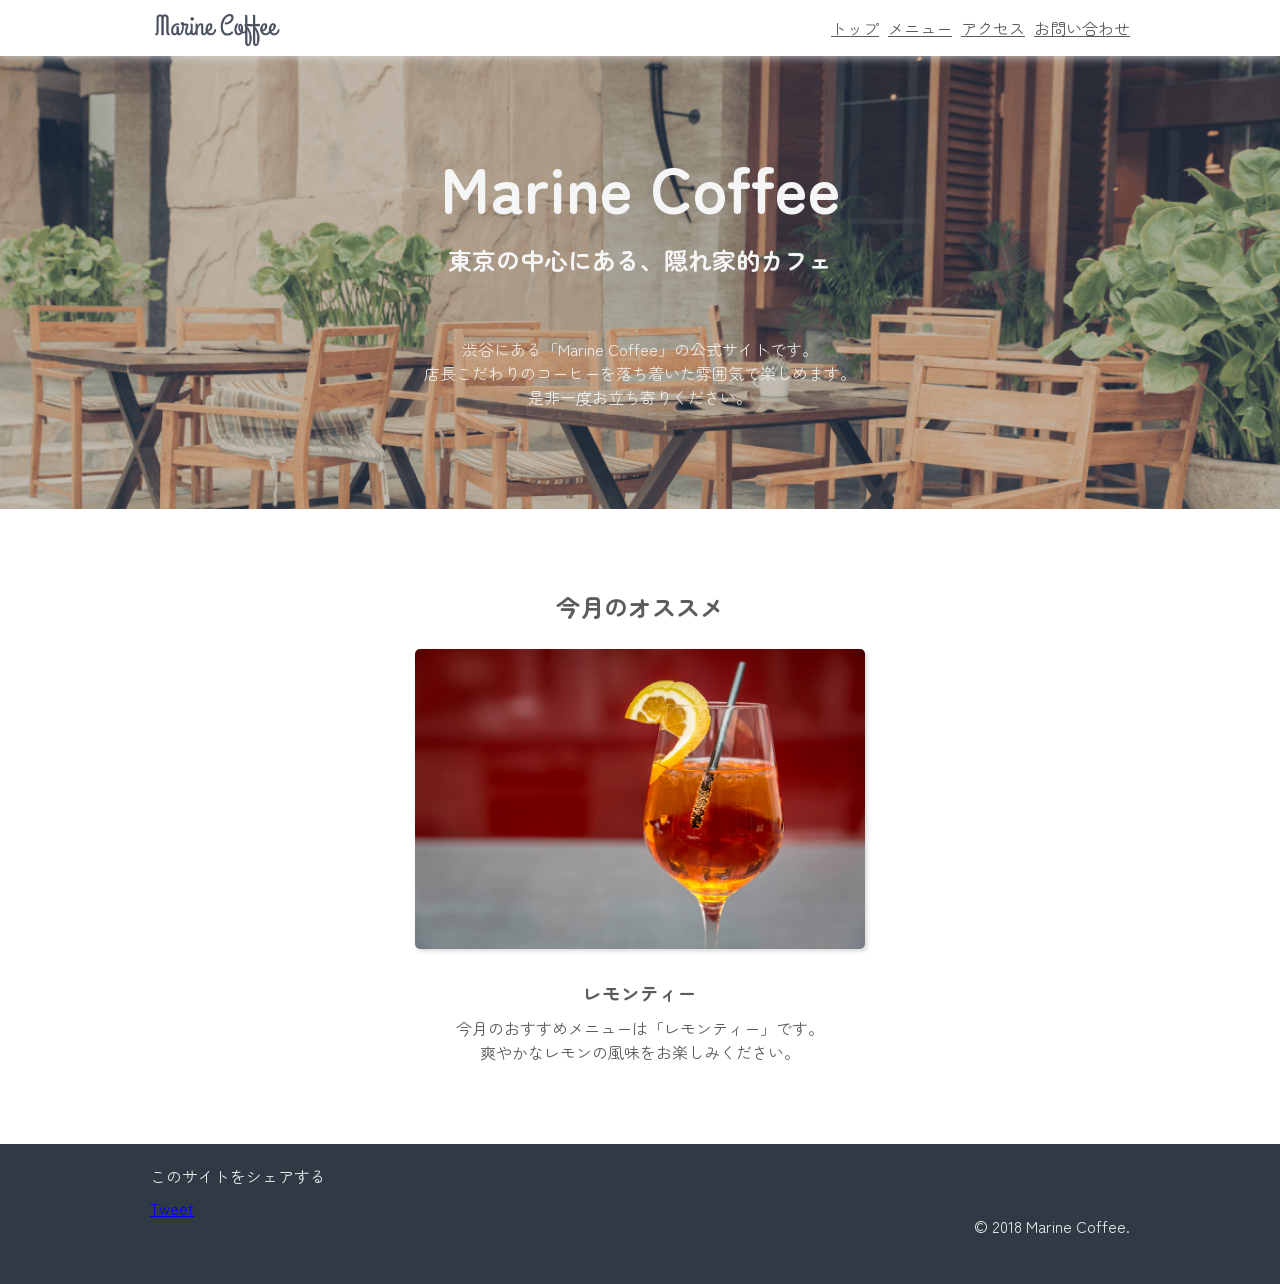
<file: index.html>
<!DOCTYPE html>
<html>
    <head>
        <meta charset="utf-8">
        <title>Marine Coffee｜トップページ</title>
        <meta name="viewport" content="width=device-width, initial-scale=1">
        <meta name="description" content="東京都渋谷区にある「Marine Coffee」の公式サイトです。季節ごとのおすすめのメニューや、アクセス情報などを掲載しています。">
        <link rel="shortcut icon" href="images/favicon.ico">
        <link rel="preconnect" href="https://fonts.googleapis.com">
        <link rel="preconnect" href="https://fonts.gstatic.com" crossorigin>
        <link href="https://fonts.googleapis.com/css2?family=Zen+Maru+Gothic:wght@300;400;500;700;900&display=swap" rel="stylesheet">
        <link rel="stylesheet" href="common.css">
        <link rel="stylesheet" href="index.css">
        <link rel="stylesheet" href="responsive.css">
        <meta property="og:title" content="Marine Coffee｜トップページ">
        <meta property="og:site-name" content="Marine Coffee">
        <meta property="og:description" content="東京都渋谷区にある「Marine Coffee」の公式サイトです。季節ごとのおすすめのメニューや、アクセス情報などを掲載しています。">
        <meta property="og:type" content="website">
        <meta prpperty="og:url" content="#">
        <meta property="og:image" content="#">
        <meta property="twitter:card" content="summary_large_image">
        <meta property="twitter:site" content="#">
        <meta prpperty="fb:app_id" content="#">
    </head>
    <body>
       <div class="header">
        <div class="container">
        <div class="header-left">
            <img class="header-logo" src="images/logo.png" alt="Marine Coffee">
        </div>
        <div class="header-right">
            <a href="index.html">トップ</a>
            <a href="menu.html">メニュー</a>
            <a href="access.html">アクセス</a>
            <a href="contact.html">お問い合わせ</a>
        </div>
        </div>
        <div class="clear"></div>
        </div>
        <div class="main-visual">
            <div class="container">
                <h1 class="top-title">Marine Coffee</h1>
                <h2 class="top-subtitle">東京の中心にある、隠れ家的カフェ</h2>
                <p class="top-text">
                    渋谷にある「Marine Coffee」の公式サイトです。
                    <br>
                    店長こだわりのコーヒーを落ち着いた雰囲気で楽しめます。
                    <br>
                    是非一度お立ち寄りください。
                </p>
            </div>
        </div>
        <div class="main">
            <div class="container">
                <h2>今月のオススメ</h2>
                <img class="main-image" src="images/lemon-tea.jpg" alt="レモンティー">
                <h3>レモンティー</h3>
                <p>
                    今月のおすすめメニューは「レモンティー」です。
                    <br>
                    爽やかなレモンの風味をお楽しみください。
                </p>
            </div>
        </div>
        <div class="footer">
        <div class="container">
            <div class="footer-left">
                <p>このサイトをシェアする</p>
                <a href="https://twitter.com/share?ref_src=twsrc%5Etfw" class="twitter-share-button" data-text="Marine Coffee" data-show-count="false">Tweet</a><script async src="https://platform.twitter.com/widgets.js" charset="utf-8"></script>
            </div>
            <div class="footer-right">
                &copy; 2018 Marine Coffee.
            </div>
            <div class="clear"></div>
       </div>
       </div>
    </body>
</html>
</file>
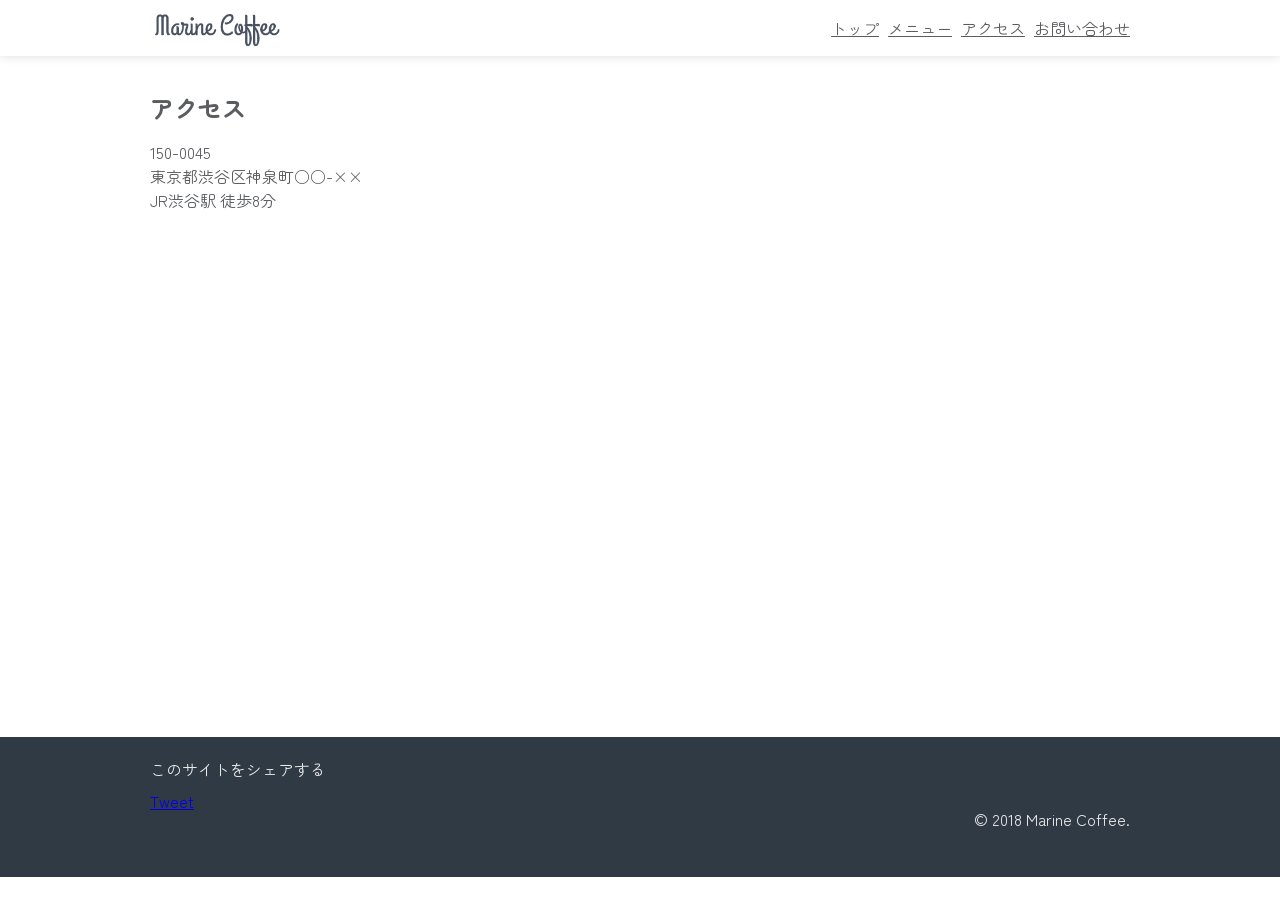
<file: access.html>
<!DOCTYPE html>
<html>
    <head>
        <meta charset="utf-8">
        <title>Marine Coffee</title>
        <meta name="viewport" content="width=device-width, initial-scale=1">
        <title>Marine Coffee｜アクセス</title>
        <link rel="shortcut icon" href="images/favicon.ico">
        <link rel="preconnect" href="https://fonts.googleapis.com">
        <link rel="preconnect" href="https://fonts.gstatic.com" crossorigin>
        <link href="https://fonts.googleapis.com/css2?family=Zen+Maru+Gothic:wght@300;400;500;700;900&display=swap" rel="stylesheet">
        <link rel="stylesheet" href="common.css">
        <link rel="stylesheet" href="access.css">
        <link rel="stylesheet" href="responsive.css">
        <link rel="preconnect" href="https://fonts.googleapis.com">
        <link rel="preconnect" href="https://fonts.gstatic.com" crossorigin>
        <link href="https://fonts.googleapis.com/css2?family=Zen+Maru+Gothic:wght@300;400;500;700;900&display=swap" rel="stylesheet">
    </head>
<body>
    <div class="header">
        <div class="container">
        <div class="header-left">
            <img class="header-logo" src="images/logo.png" alt="Marine Coffee">
        </div>
        <div class="header-right">
            <a href="index.html">トップ</a>
            <a href="menu.html">メニュー</a>
            <a href="access.html">アクセス</a>
            <a href="contact.html">お問い合わせ</a>
        </div>
        </div>
        <div class="clear"></div>
        </div>
<div class="access">
    <div class="container">
        <h2 class="access-title">アクセス</h2>
        <p class="access-text">
            150-0045
            <br>
            東京都渋谷区神泉町○○-××
            <br>
            JR渋谷駅 徒歩8分
        </p>
        <div class="google-map">
            <iframe src="https://www.google.com/maps/embed?pb=!1m18!1m12!1m3!1d3241.762814947767!2d139.6984794757868!3d35.65821492259466!2m3!1f0!2f0!3f0!3m2!1i1024!2i768!4f13.1!3m3!1m2!1s0x60188b563b00109f%3A0x337328def1e2ab26!2z5riL6LC36aeF!5e0!3m2!1sja!2sjp!4v1770443055520!5m2!1sja!2sjp" width="600" height="450" style="border:0;" allowfullscreen="" loading="lazy" referrerpolicy="no-referrer-when-downgrade"></iframe>        </div>
    </div>
</div>
</body>
<div class="footer">
    <div class="container">
        <div class="footer-left">
            <p>このサイトをシェアする</p>
            <a href="https://twitter.com/share?ref_src=twsrc%5Etfw" class="twitter-share-button" data-text="Marine Coffee" data-show-count="false">Tweet</a><script async src="https://platform.twitter.com/widgets.js" charset="utf-8"></script>
        </div>
        <div class="footer-right">
            &copy; 2018 Marine Coffee.
        </div>
        <div class="clear"></div>
   </div>
   </div>
</html>
</file>
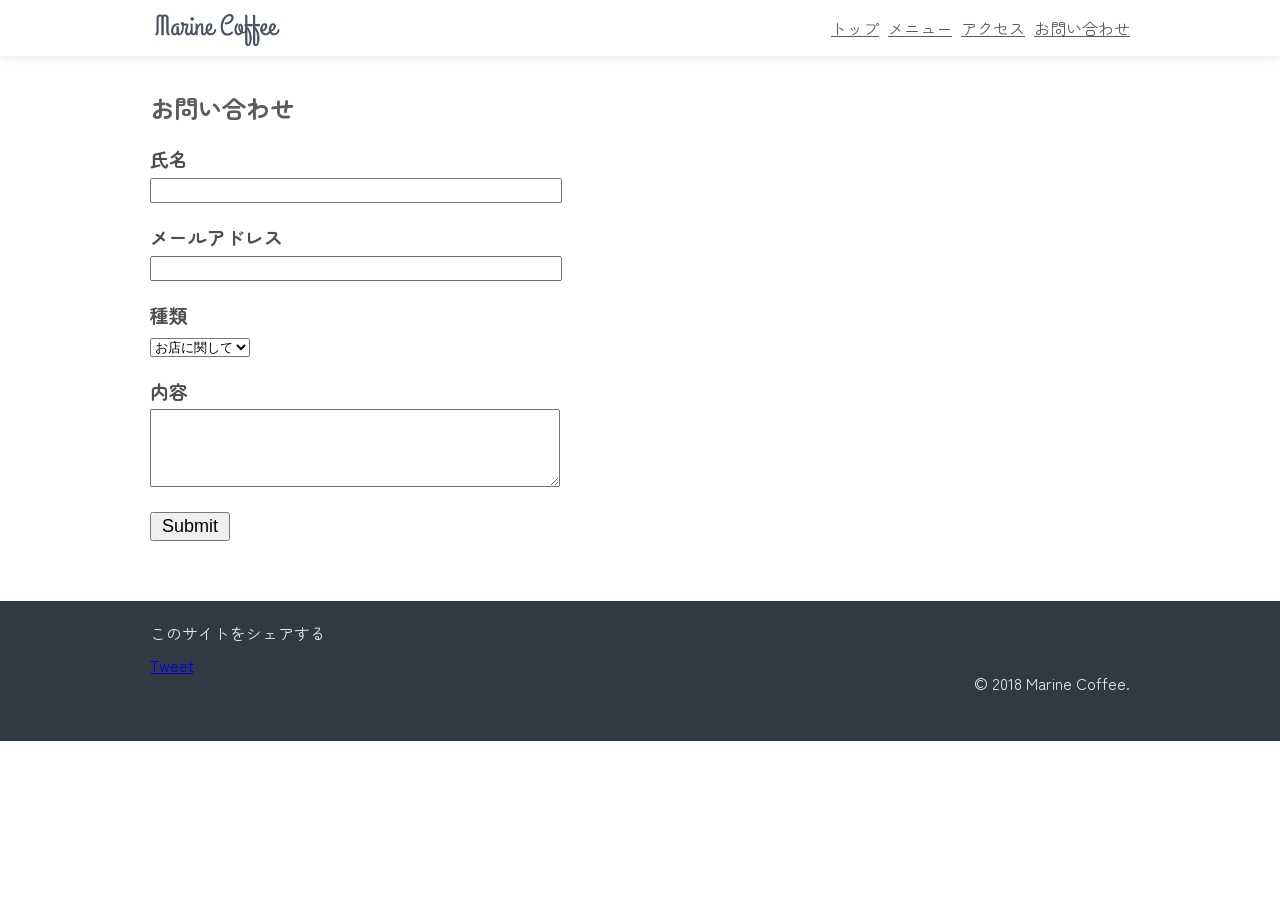
<file: contact.html>
<!DOCTYPE html>
<html>
    <head>
        <meta charset="utf-8">
        <meta name="viewport" content="width=device-width, initial-scale=1">
        <title>Marine Coffee｜お問い合わせ</title>
        <link rel="shortcut icon" href="images/favicon.ico">
        <link rel="preconnect" href="https://fonts.googleapis.com">
        <link rel="preconnect" href="https://fonts.gstatic.com" crossorigin>
        <link href="https://fonts.googleapis.com/css2?family=Zen+Maru+Gothic:wght@300;400;500;700;900&display=swap" rel="stylesheet">
        <link rel="stylesheet" href="common.css">
        <link rel="stylesheet" href="contact.css">
        <link rel="stylesheet" href="responsive.css">
        <link rel="preconnect" href="https://fonts.googleapis.com">
        <link rel="preconnect" href="https://fonts.gstatic.com" crossorigin>
        <link href="https://fonts.googleapis.com/css2?family=Zen+Maru+Gothic:wght@300;400;500;700;900&display=swap" rel="stylesheet">
    </head>
    <div class="header">
        <div class="container">
        <div class="header-left">
            <img class="header-logo" src="images/logo.png" alt="Marine Coffee">
        </div>
        <div class="header-right">
            <a href="index.html">トップ</a>
            <a href="menu.html">メニュー</a>
            <a href="access.html">アクセス</a>
            <a href="contact.html">お問い合わせ</a>
        </div>
        </div>
        <div class="clear"></div>
        </div>
        <div class="contact">
            <div class="container">
                <h2 class="contact-title">お問い合わせ</h2>
                <form class="contact-form">
                    <h3>氏名</h3>
                    <input type="text">
                    <h3>メールアドレス</h3>
                    <input type="email">
                    <h3>種類</h3>
                    <select>
                        <option>お店に関して</option>
                        <option>採用に関して</option>
                        <option>その他</option>
                    </select>
                    <h3>内容</h3>
                    <textarea rows="4"></textarea>
                    <br>
                    <input type="submit" class="submit-button">
                </form>
            </div>
        </div>
        <div class="footer">
            <div class="container">
                <div class="footer-left">
                    <p>このサイトをシェアする</p>
                    <a href="https://twitter.com/share?ref_src=twsrc%5Etfw" class="twitter-share-button" data-text="Marine Coffee" data-show-count="false">Tweet</a><script async src="https://platform.twitter.com/widgets.js" charset="utf-8"></script>
                </div>
                <div class="footer-right">
                    &copy; 2018 Marine Coffee.
                </div>
                <div class="clear"></div>
           </div>
           </div>          
</html>
</file>
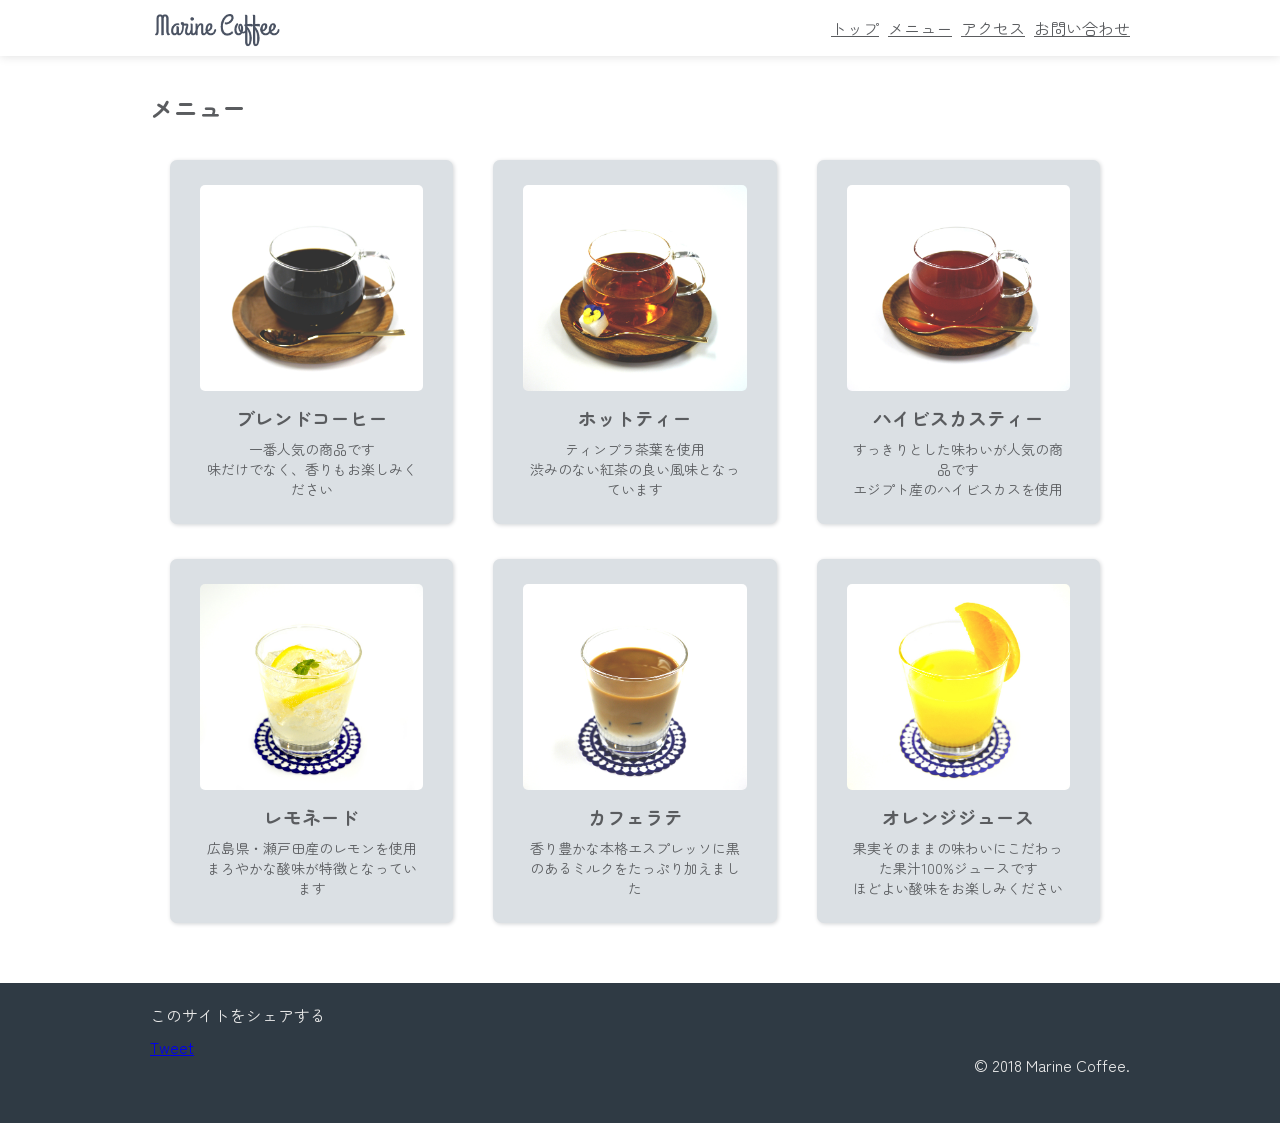
<file: menu.html>
<!DOCTYPE html>
<html>
    <head>
        <meta charset="utf-8">
        <meta name="viewport" content="width=device-width, initial-scale=1">
        <title>Marine Coffee｜メニュー</title>
        <link rel="shortcut icon" href="images/favicon.ico">
        <link rel="preconnect" href="https://fonts.googleapis.com">
        <link rel="preconnect" href="https://fonts.gstatic.com" crossorigin>
        <link href="https://fonts.googleapis.com/css2?family=Zen+Maru+Gothic:wght@300;400;500;700;900&display=swap" rel="stylesheet">
        <link rel="stylesheet" href="common.css">
        <link rel="stylesheet" href="menu.css">
        <link rel="stylesheet" href="responsive.css">
        <link rel="preconnect" href="https://fonts.googleapis.com">
        <link rel="preconnect" href="https://fonts.gstatic.com" crossorigin>
        <link href="https://fonts.googleapis.com/css2?family=Zen+Maru+Gothic:wght@300;400;500;700;900&display=swap" rel="stylesheet">
    </head>
    <body>
        <div class="header">
            <div class="container">
                <div class="header-left">
                    <img class="header-logo" src="images/logo.png">
                </div>
                <div class="header-right">
                    <a href="index.html">トップ</a>
                    <a href="menu.html">メニュー</a>
                    <a href="access.html">アクセス</a>
                    <a href="contact.html">お問い合わせ</a>
                </div>
                <div class="clear"></div>
            </div>
        </div>
        <div class="menu">
            <div class="container">
                <h2>メニュー</h2>
                <div class="menu-card-wrapper">
                    <div class="menu-card">
                        <div class="menu-card-inner">
                            <img class="menu-image" src="images/blend-coffee.jpg" alt="ブレンドコーヒー">
                            <h3 class="menu-title">ブレンドコーヒー</h3>
                            <p class="menu-text">
                                一番人気の商品です
                                <br>
                                味だけでなく、香りもお楽しみください
                            </p>
                        </div>
                    </div>
                    <div class="menu-card">
                        <div class="menu-card-inner">
                            <img class="menu-image" src="images/hot-tea.jpg" alt="ホットティー">
                            <h3 class="menu-title">ホットティー</h3>
                            <p class="menu-text">
                                ティンブラ茶葉を使用
                                <br>
                                渋みのない紅茶の良い風味となっています
                            </p>
                        </div>
                    </div>
                    <div class="menu-card">
                        <div class="menu-card-inner">
                            <img class="menu-image" src="images/hibiscus-tea.jpg" alt="ハイビスカスティー">
                            <h3 class="menu-title">ハイビスカスティー</h3>
                            <p class="menu-text">
                                すっきりとした味わいが人気の商品です
                                <br>
                                エジプト産のハイビスカスを使用
                            </p>
                        </div>
                    </div>
                    <div class="menu-card">
                        <div class="menu-card-inner">
                            <img class="menu-image" src="images/lemonade.jpg" alt="レモネード">
                            <h3 class="menu-title">レモネード</h3>
                            <p class="menu-text">
                                広島県・瀬戸田産のレモンを使用
                                <br>
                                まろやかな酸味が特徴となっています
                            </p>
                        </div>
                    </div>
                    <div class="menu-card">
                        <div class="menu-card-inner">
                            <img class="menu-image" src="images/caffelatte.jpg" alt="カフェラテ">
                            <h3 class="menu-title">カフェラテ</h3>
                            <p class="menu-text">
                                香り豊かな本格エスプレッソに黒のあるミルクをたっぷり加えました
                            </p>
                        </div>
                    </div>
                    <div class="menu-card">
                        <div class="menu-card-inner">
                            <img class="menu-image" src="images/orange-juice.jpg" alt="オレンジジュース">
                            <h3 class="menu-title">オレンジジュース</h3>
                            <p class="menu-text">
                                果実そのままの味わいにこだわった果汁100%ジュースです
                                <br>
                                ほどよい酸味をお楽しみください
                            </p>
                        </div>
                    </div>
                </div>
            </div>
        </div>
        <div class="footer">
            <div class="container">
                <div class="footer-left">
                    <p>このサイトをシェアする</p>
                    <a href="https://twitter.com/share?ref_src=twsrc%5Etfw" class="twitter-share-button" data-text="Marine Coffee" data-show-count="false">Tweet</a><script async src="https://platform.twitter.com/widgets.js" charset="utf-8"></script>
                </div>
                <div class="footer-right">
                    &copy; 2018 Marine Coffee.
                </div>
                <div class="clear"></div>
           </div>
           </div>
            </div>
    </body>
</html>
</file>
<file: common.css>
@charset "utf-8";
*{
    margin: 0;
    padding:0;
}
body{
    font-family: "Zen Maru Gothic", sans-serif;
    font-style: normal;
}
.container{
    max-width: 980px;
    padding: 0 30px;
    margin-left:auto;
    margin-right:auto;
}
.header{
    height: 56px;
    width: 100%;
    box-shadow: 0 0 10px #dddddd;
    background-color: white;
    position: fixed;
    top: 0;
}
.header-left{
    float:left;
}
.header-right{
    float:right;
}
.clear{
    clear: both;
}
.header-logo{
    height: 40px;
    margin-top: 8px;
}
.header-right a{
    line-height: 56px;
    color: #5a5c5f;
    margin-left: 5px;
}
.header-right a:hover{
    background-color: #e2f1ff;
    transition: background-color 0.5s;
}
.footer{
    height: 120px;
    background-color: #2f3a44;
    color: #e8e8e8;
    padding-top: 20px;
}
.footer-left{
    float: left;
}
.footer-right{
    float: right;
    padding-top: 50px;
}
.footer-left p{
    margin-bottom: 8px;
}
</file>
<file: index.css>
@charset "utf-8";
.main-visual{
    padding-top: 140px;
    padding-bottom: 100px;
    background-image: url("images/main.png");
    background-size: cover;
    color: #f5f5f5;
    text-align: center;
}
.top-title{
    font-size: 64px;
    margin-bottom: 10px;
}
.top-subtitle{
    font-size: 24px;
    margin-bottom: 60px;
}
.top-text{
    opacity: 0.9;
}
.main{
    padding: 80px 0;
    color: #5a5c5f;
    text-align: center;
}
.main h2{
    margin-bottom: 25px;
}
.main-image{
    width: 450px;
    margin-bottom: 25px;
    box-shadow: 2px 2px 4px #d7d7d7;
    border-radius: 5px;
}
.main h3{
    margin-bottom: 10px;
}
</file>
<file: responsive.css>
@charset "utf-8";
@media (max-width: 1024px){
    .mein-visual{
        padding-top:120px;
        padding-bottom: 80px;
    }
    .top-title{
        font-size: 60px;
    }
    .menu-card{
        width: 50%;
    }
}
@media(max-width: 670px){
    .header-left{
        display: none;
    }
    .header-right{
        float:none;
        text-align: center;
    }
    .header-right a{
        font-size: 14px;
    }
    .main{
        padding: 60px 0;
    }
    .main-image{
        width:280px;
    }
    .main p{
        font-size: 13px;
    }
    .footer-right{
        padding-top: 20px;
    }
    .menu-card{
        width: 100%;
    }
    .google-map iframe{
        width: 100%;
    }
    .contact input, .contact textarea{
        width: 100%;
    }
}
</file>
<file: access.css>
@charset "utf-8";
.access{
    padding: 90px 0 60px;
    color: #5a5c5f;
}
.access-title{
    margin-bottom: 15px;
}
.access-text{
    margin-bottom: 10px;
}
</file>
<file: contact.css>
@charset "utf-8";
.contact{
    padding: 90px 0 60px;
    color: #5a5c5f;
}
.contact-title{
    margin-bottom: 15px;
}
.contact-form h3{
    margin-top: 20px;
    margin-bottom: 5px;
    color: #4c4e52;
}
input, textarea{
    font-size: 15px;
    width: 400px;
    padding: 2px 4px;
}
.submit-button{
    margin-top: 20px;
    font-size: 18px;
    width: 80px;
}
</file>
<file: menu.css>
@charset "utf-8";
.menu{
    padding: 90px 0 60px;
    color: #5a5c5f;
}
.menu-card{
    width: 33%;
    margin-top:35px;
}
.menu-card-inner{
    padding: 25px 30px;
    background-color: #dbe0e4;
    border-radius: 7px;
    box-shadow: 1px 1px 4px #d2d4d6;
    text-align: center;
    margin: 0 20px;
}
.menu-image{
    width: 100%;
    margin-bottom: 8px;
    border-radius: 5px;
}
.menu-title{
    margin-bottom: 8px;
}
.menu-text{
    font-size: 14px;
}
.menu-card-wrapper{
    display: flex;
    flex-wrap: wrap;
}
</file>
